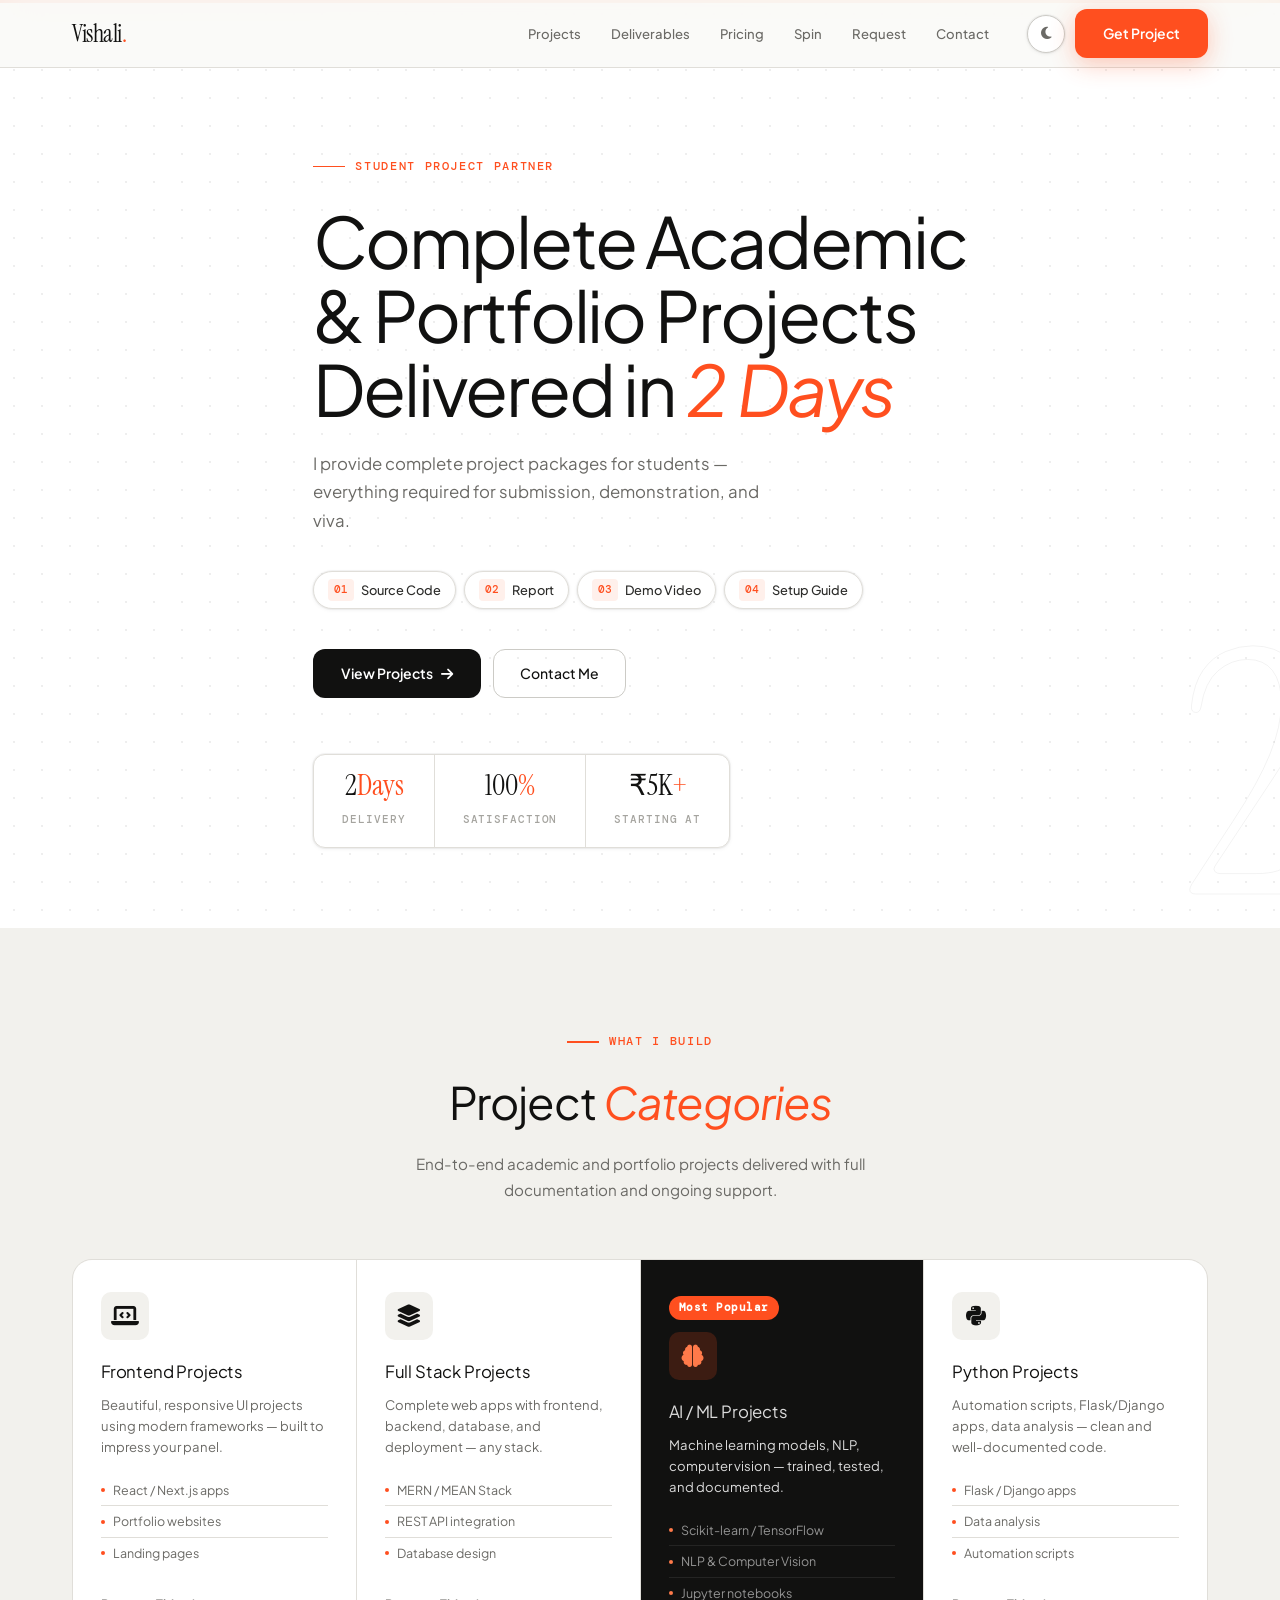
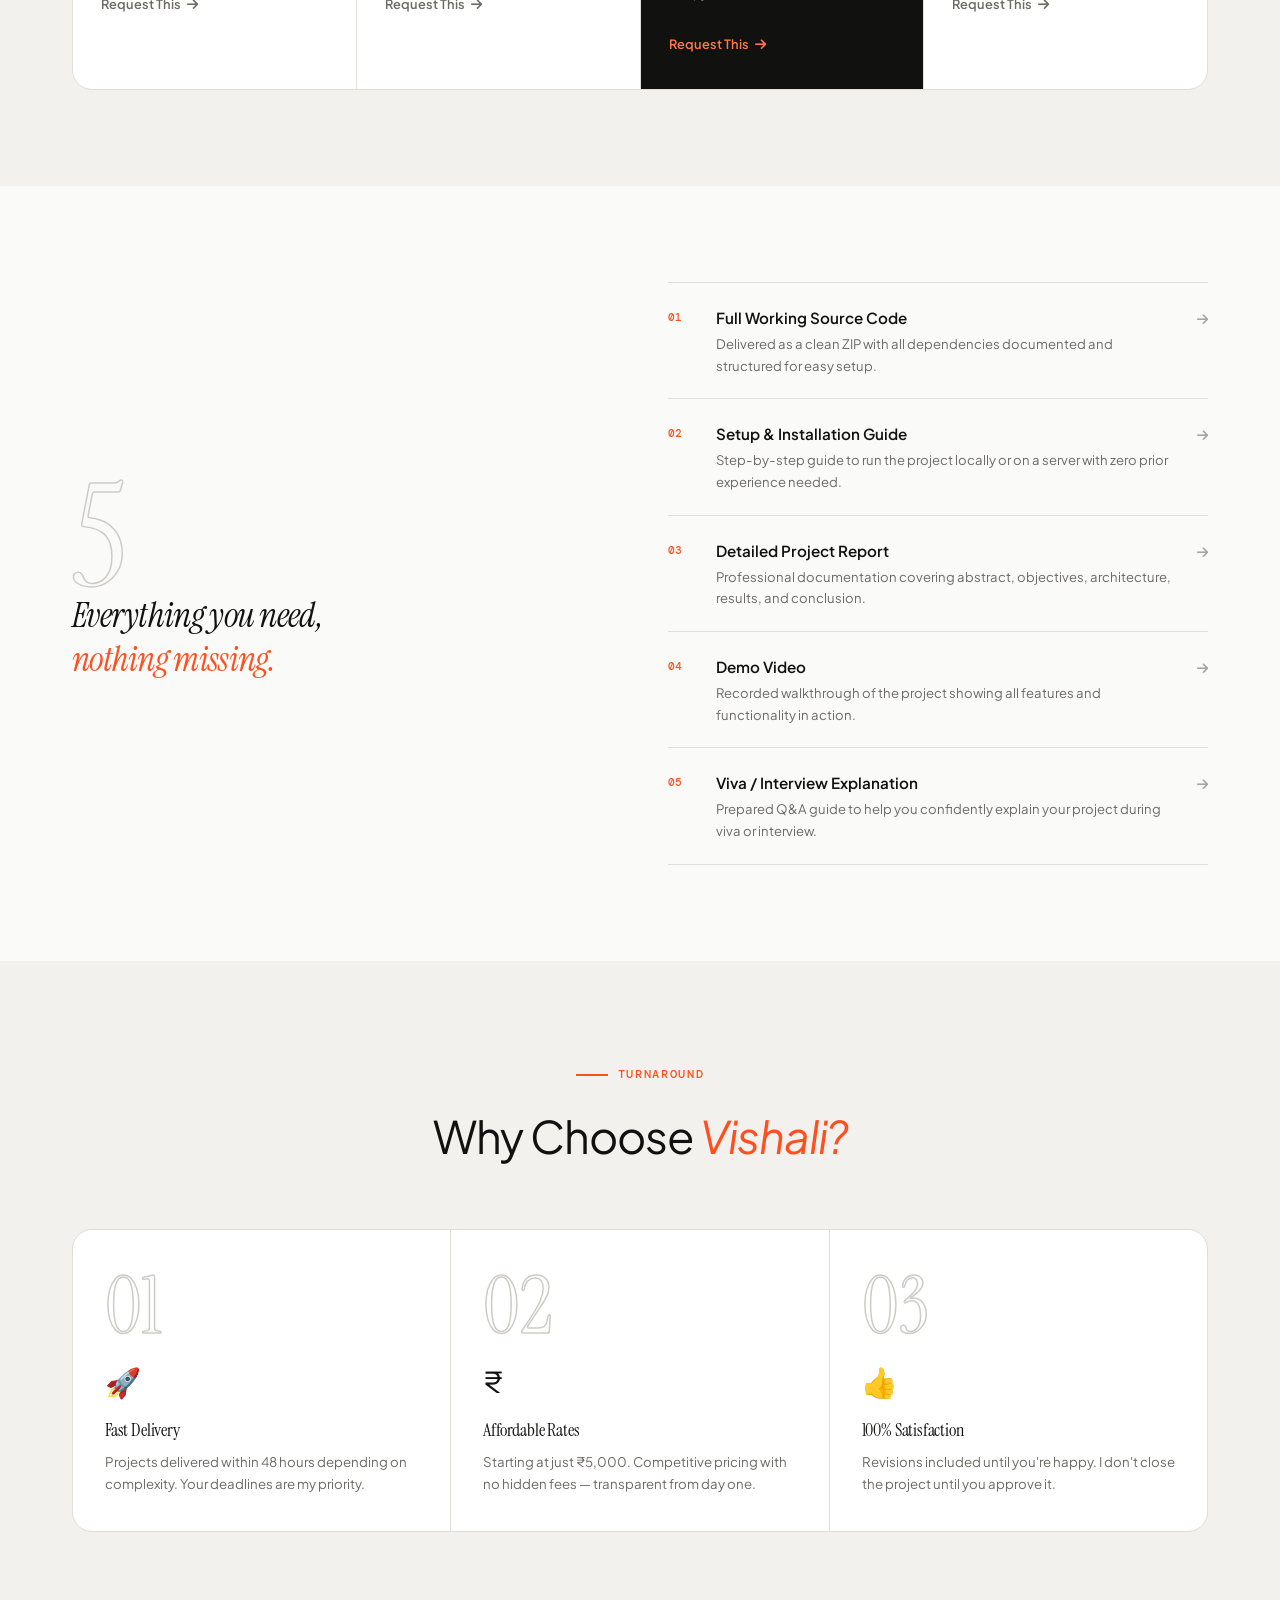
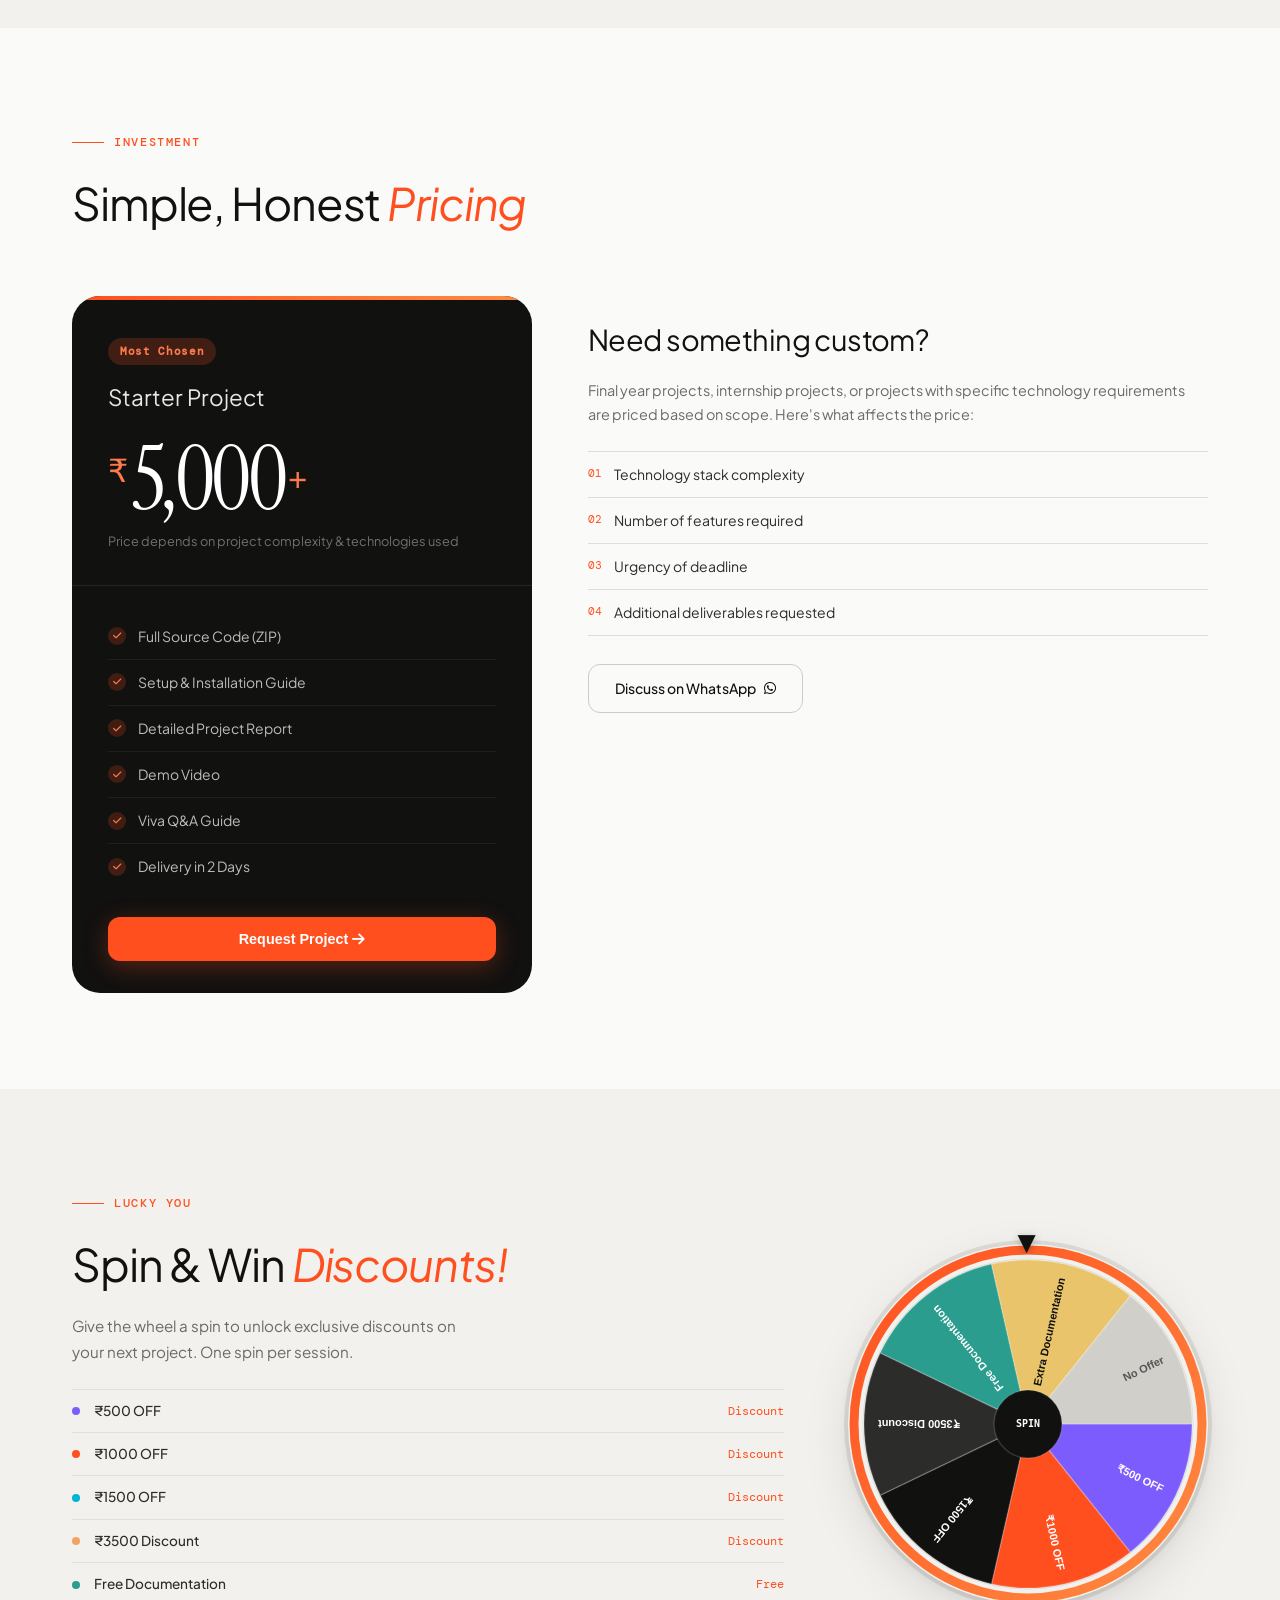
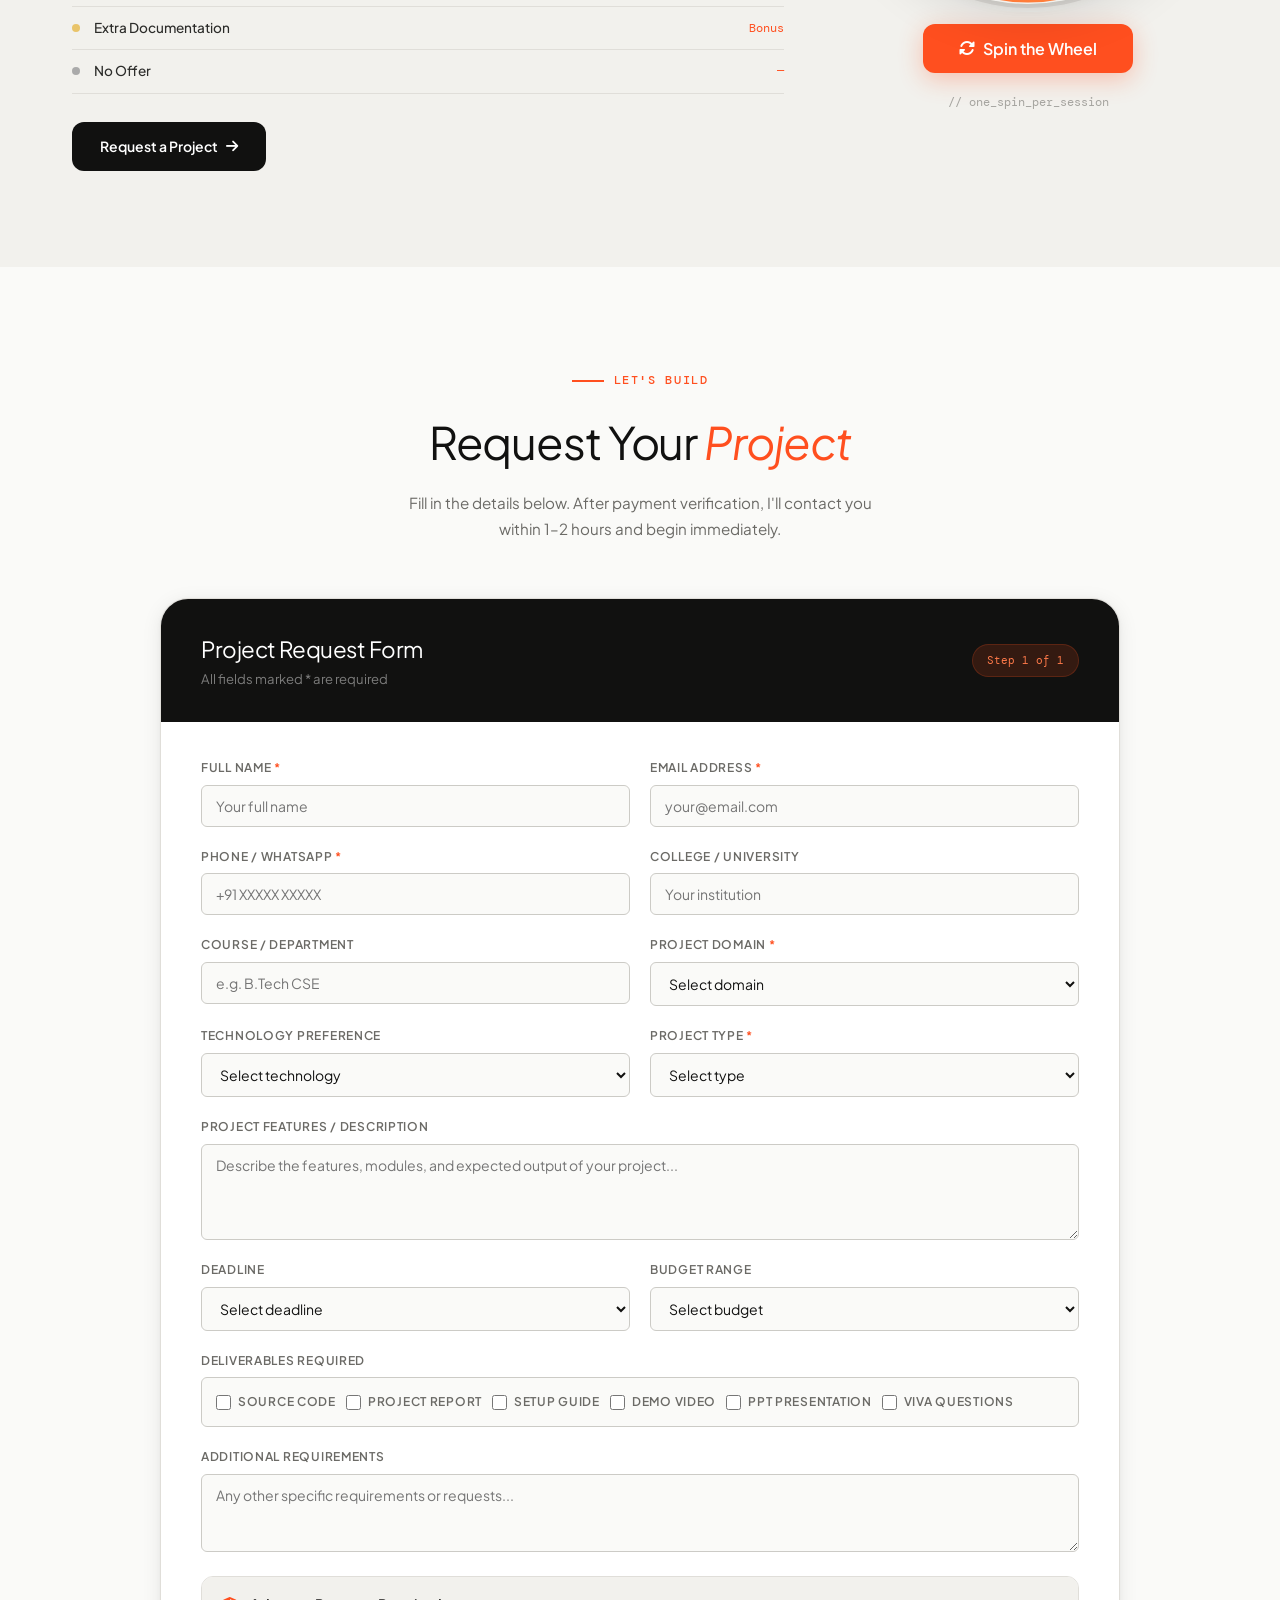
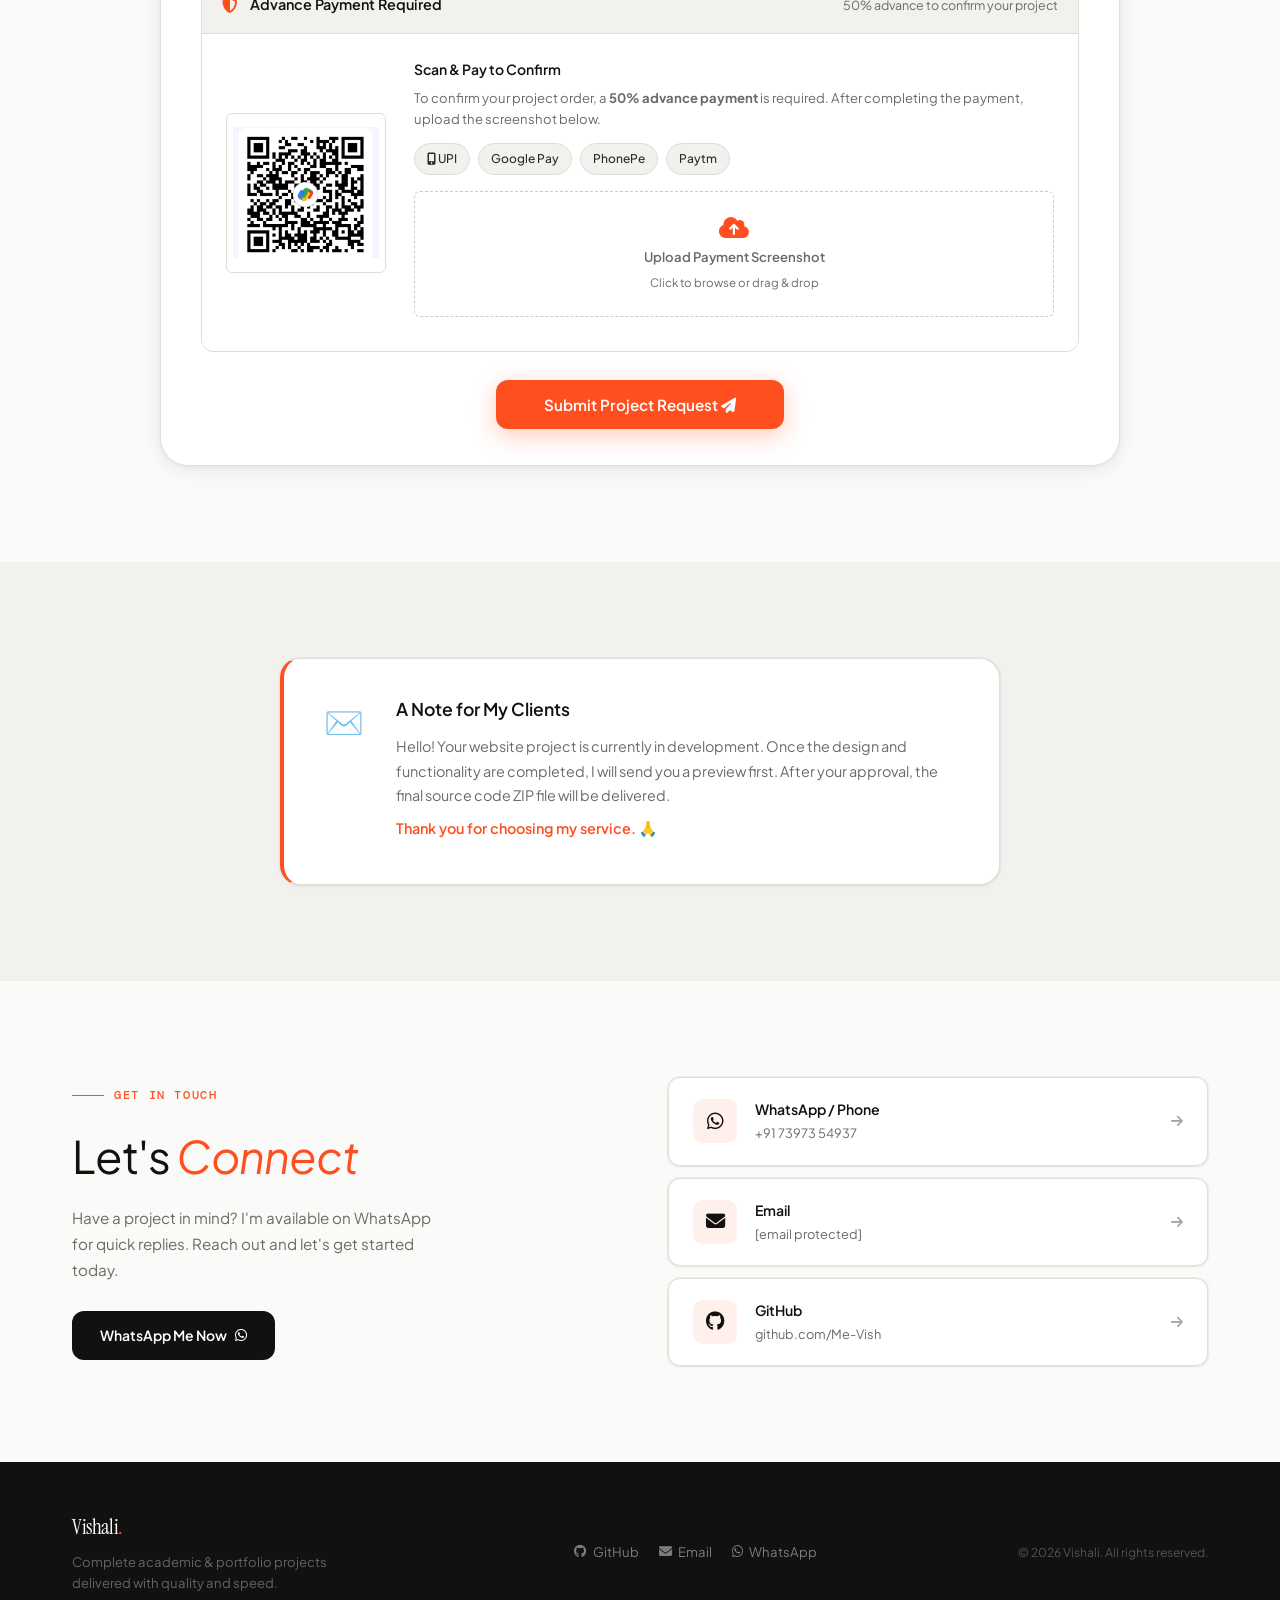
<file: vishali-portfolio/index.html>
<!DOCTYPE html>
<html lang="en" data-theme="light">
<head>
  <meta charset="UTF-8" />
  <meta name="viewport" content="width=device-width, initial-scale=1.0" />
  <title>Vishali — Academic & Portfolio Projects</title>
  <link rel="preconnect" href="https://fonts.googleapis.com" />
  <link rel="preconnect" href="https://fonts.gstatic.com" crossorigin />
  <link href="https://fonts.googleapis.com/css2?family=Instrument+Serif:ital@0;1&family=Plus+Jakarta+Sans:wght@300;400;500;600;700&family=DM+Mono:ital,wght@0,400;0,500;1,400&display=swap" rel="stylesheet" />
  <link rel="stylesheet" href="https://cdnjs.cloudflare.com/ajax/libs/font-awesome/6.5.0/css/all.min.css" />
  <link rel="stylesheet" href="style.css" />
</head>
<body>

<!-- ===== NAVBAR ===== -->
<nav class="navbar" id="navbar">
  <div class="nav-inner">
    <a href="#" class="nav-logo">Vishali<span class="dot">.</span></a>
    <ul class="nav-links" id="navLinks">
      <li><a href="#projects">Projects</a></li>
      <li><a href="#includes">Deliverables</a></li>
      <li><a href="#pricing">Pricing</a></li>
      <li><a href="#spin">Spin</a></li>
      <li><a href="#request">Request</a></li>
      <li><a href="#contact">Contact</a></li>
    </ul>
    <div class="nav-actions">
      <button class="theme-toggle" id="themeToggle" aria-label="Toggle theme">
        <i class="fas fa-moon" id="themeIcon"></i>
      </button>
      <a href="#request" class="btn-accent nav-cta">Get Project</a>
      <button class="hamburger" id="hamburger" aria-label="Menu">
        <span></span><span></span><span></span>
      </button>
    </div>
  </div>
</nav>

<!-- ===== HERO ===== -->
<section class="hero" id="home">
  <div class="hero-accent-bar"></div>
  <div class="hero-texture"></div>
  <div class="hero-big-num">2</div>
  <div class="container hero-content">
    <div class="hero-eyebrow reveal">
      <div class="eyebrow-line"></div>
      <span class="eyebrow-text">Student Project Partner</span>
    </div>
    <h1 class="hero-title reveal">
      Complete Academic<br/>
      &amp; Portfolio Projects<br/>
      Delivered in <em>2 Days</em>
    </h1>
    <p class="hero-subtitle reveal">
      I provide complete project packages for students — everything required for submission, demonstration, and viva.
    </p>
    <div class="hero-chips reveal">
      <div class="chip"><span class="chip-num">01</span> Source Code</div>
      <div class="chip"><span class="chip-num">02</span> Report</div>
      <div class="chip"><span class="chip-num">03</span> Demo Video</div>
      <div class="chip"><span class="chip-num">04</span> Setup Guide</div>
    </div>
    <div class="hero-btns reveal">
      <a href="#projects" class="btn-primary">View Projects <i class="fas fa-arrow-right"></i></a>
      <a href="#contact" class="btn-ghost">Contact Me</a>
    </div>
    <div class="hero-stats reveal">
      <div class="hero-stat">
        <span class="stat-val">2<span>Days</span></span>
        <span class="stat-lbl">Delivery</span>
      </div>
      <div class="hero-stat">
        <span class="stat-val">100<span>%</span></span>
        <span class="stat-lbl">Satisfaction</span>
      </div>
      <div class="hero-stat">
        <span class="stat-val">₹5K<span>+</span></span>
        <span class="stat-lbl">Starting At</span>
      </div>
    </div>
  </div>
</section>

<!-- ===== PROJECT TYPES ===== -->
<section class="section section-alt" id="projects">
  <div class="container">
    <div class="section-header centered reveal">
      <div class="section-eyebrow">
        <div class="eyebrow-line"></div>
        <span class="eyebrow-text">What I Build</span>
      </div>
      <h2 class="section-title">Project <em class="serif-italic">Categories</em></h2>
      <p class="section-desc">End-to-end academic and portfolio projects delivered with full documentation and ongoing support.</p>
    </div>
    <div class="cards-grid reveal">
      <div class="project-card">
        <div class="card-icon"><i class="fas fa-laptop-code"></i></div>
        <h3>Frontend Projects</h3>
        <p>Beautiful, responsive UI projects using modern frameworks — built to impress your panel.</p>
        <ul class="card-list">
          <li>React / Next.js apps</li>
          <li>Portfolio websites</li>
          <li>Landing pages</li>
        </ul>
        <a href="#request" class="card-btn">Request This <i class="fas fa-arrow-right"></i></a>
      </div>
      <div class="project-card">
        <div class="card-icon"><i class="fas fa-layer-group"></i></div>
        <h3>Full Stack Projects</h3>
        <p>Complete web apps with frontend, backend, database, and deployment — any stack.</p>
        <ul class="card-list">
          <li>MERN / MEAN Stack</li>
          <li>REST API integration</li>
          <li>Database design</li>
        </ul>
        <a href="#request" class="card-btn">Request This <i class="fas fa-arrow-right"></i></a>
      </div>
      <div class="project-card featured-card">
        <div class="feat-pill">Most Popular</div>
        <div class="card-icon"><i class="fas fa-brain"></i></div>
        <h3>AI / ML Projects</h3>
        <p>Machine learning models, NLP, computer vision — trained, tested, and documented.</p>
        <ul class="card-list">
          <li>Scikit-learn / TensorFlow</li>
          <li>NLP &amp; Computer Vision</li>
          <li>Jupyter notebooks</li>
        </ul>
        <a href="#request" class="card-btn">Request This <i class="fas fa-arrow-right"></i></a>
      </div>
      <div class="project-card">
        <div class="card-icon"><i class="fab fa-python"></i></div>
        <h3>Python Projects</h3>
        <p>Automation scripts, Flask/Django apps, data analysis — clean and well-documented code.</p>
        <ul class="card-list">
          <li>Flask / Django apps</li>
          <li>Data analysis</li>
          <li>Automation scripts</li>
        </ul>
        <a href="#request" class="card-btn">Request This <i class="fas fa-arrow-right"></i></a>
      </div>
    </div>
  </div>
</section>

<!-- ===== WHAT STUDENTS GET ===== -->
<section class="section" id="includes">
  <div class="container">
    <div class="includes-layout">
      <div class="includes-visual reveal">
        <div class="includes-big-num">5</div>
        <div class="includes-tagline">
          Everything you need,<br/><span>nothing missing.</span>
        </div>
      </div>
      <div class="includes-list">
        <div class="include-item reveal" style="--delay:0.05s">
          <div class="include-num">01</div>
          <div class="include-content">
            <h4>Full Working Source Code</h4>
            <p>Delivered as a clean ZIP with all dependencies documented and structured for easy setup.</p>
          </div>
          <div class="include-arrow"><i class="fas fa-arrow-right"></i></div>
        </div>
        <div class="include-item reveal" style="--delay:0.1s">
          <div class="include-num">02</div>
          <div class="include-content">
            <h4>Setup &amp; Installation Guide</h4>
            <p>Step-by-step guide to run the project locally or on a server with zero prior experience needed.</p>
          </div>
          <div class="include-arrow"><i class="fas fa-arrow-right"></i></div>
        </div>
        <div class="include-item reveal" style="--delay:0.15s">
          <div class="include-num">03</div>
          <div class="include-content">
            <h4>Detailed Project Report</h4>
            <p>Professional documentation covering abstract, objectives, architecture, results, and conclusion.</p>
          </div>
          <div class="include-arrow"><i class="fas fa-arrow-right"></i></div>
        </div>
        <div class="include-item reveal" style="--delay:0.2s">
          <div class="include-num">04</div>
          <div class="include-content">
            <h4>Demo Video</h4>
            <p>Recorded walkthrough of the project showing all features and functionality in action.</p>
          </div>
          <div class="include-arrow"><i class="fas fa-arrow-right"></i></div>
        </div>
        <div class="include-item reveal" style="--delay:0.25s">
          <div class="include-num">05</div>
          <div class="include-content">
            <h4>Viva / Interview Explanation</h4>
            <p>Prepared Q&amp;A guide to help you confidently explain your project during viva or interview.</p>
          </div>
          <div class="include-arrow"><i class="fas fa-arrow-right"></i></div>
        </div>
      </div>
    </div>
  </div>
</section>

<!-- ===== FAST DELIVERY ===== -->
<section class="section section-alt" id="delivery">
  <div class="container">
    <div class="section-header centered reveal">
      <div class="section-eyebrow">
        <div class="eyebrow-line"></div>
        <span class="eyebrow-text">Turnaround</span>
      </div>
      <h2 class="section-title">Why Choose <em class="serif-italic">Vishali?</em></h2>
    </div>
    <div class="delivery-grid">
      <div class="delivery-card reveal" style="--delay:0.05s">
        <div class="dc-num">01</div>
        <div class="dc-icon">🚀</div>
        <h4>Fast Delivery</h4>
        <p>Projects delivered within 48 hours depending on complexity. Your deadlines are my priority.</p>
      </div>
      <div class="delivery-card reveal" style="--delay:0.1s">
        <div class="dc-num">02</div>
        <div class="dc-icon">₹</div>
        <h4>Affordable Rates</h4>
        <p>Starting at just ₹5,000. Competitive pricing with no hidden fees — transparent from day one.</p>
      </div>
      <div class="delivery-card reveal" style="--delay:0.15s">
        <div class="dc-num">03</div>
        <div class="dc-icon">👍</div>
        <h4>100% Satisfaction</h4>
        <p>Revisions included until you're happy. I don't close the project until you approve it.</p>
      </div>
    </div>
  </div>
</section>

<!-- ===== PRICING ===== -->
<section class="section" id="pricing">
  <div class="container">
    <div class="section-header reveal">
      <div class="section-eyebrow">
        <div class="eyebrow-line"></div>
        <span class="eyebrow-text">Investment</span>
      </div>
      <h2 class="section-title">Simple, Honest <em class="serif-italic">Pricing</em></h2>
    </div>
    <div class="pricing-layout">
      <div class="price-card reveal">
        <div class="price-header">
          <div class="price-label">Most Chosen</div>
          <h3>Starter Project</h3>
          <div class="price-display">
            <span class="price-currency">₹</span>
            <span class="price-amount">5,000</span>
            <span class="price-suffix">+</span>
          </div>
          <p class="price-note">Price depends on project complexity &amp; technologies used</p>
        </div>
        <ul class="price-features">
          <li><span class="price-check"><i class="fas fa-check"></i></span> Full Source Code (ZIP)</li>
          <li><span class="price-check"><i class="fas fa-check"></i></span> Setup &amp; Installation Guide</li>
          <li><span class="price-check"><i class="fas fa-check"></i></span> Detailed Project Report</li>
          <li><span class="price-check"><i class="fas fa-check"></i></span> Demo Video</li>
          <li><span class="price-check"><i class="fas fa-check"></i></span> Viva Q&amp;A Guide</li>
          <li><span class="price-check"><i class="fas fa-check"></i></span> Delivery in 2 Days</li>
        </ul>
        <button class="price-cta" onclick="location.href='#request'">Request Project <i class="fas fa-arrow-right"></i></button>
      </div>
      <div class="price-info-panel reveal">
        <h3>Need something custom?</h3>
        <p>Final year projects, internship projects, or projects with specific technology requirements are priced based on scope. Here's what affects the price:</p>
        <ul class="price-info-list">
          <li><span class="pil-num">01</span> Technology stack complexity</li>
          <li><span class="pil-num">02</span> Number of features required</li>
          <li><span class="pil-num">03</span> Urgency of deadline</li>
          <li><span class="pil-num">04</span> Additional deliverables requested</li>
        </ul>
        <a href="https://wa.me/917397354937" target="_blank" class="btn-ghost">Discuss on WhatsApp <i class="fab fa-whatsapp"></i></a>
      </div>
    </div>
  </div>
</section>

<!-- ===== SPIN WHEEL ===== -->
<section class="section section-alt" id="spin">
  <div class="container">
    <div class="spin-layout">
      <div class="spin-text reveal">
        <div class="section-eyebrow">
          <div class="eyebrow-line"></div>
          <span class="eyebrow-text">Lucky You</span>
        </div>
        <h2 class="section-title">Spin &amp; Win <em class="serif-italic">Discounts!</em></h2>
        <p>Give the wheel a spin to unlock exclusive discounts on your next project. One spin per session.</p>
        <div class="prizes-list">
          <div class="prize-row"><div class="prize-dot" style="background:#7c5cfc"></div><span class="prize-name">₹500 OFF</span><span class="prize-val">Discount</span></div>
          <div class="prize-row"><div class="prize-dot" style="background:#FF4F1F"></div><span class="prize-name">₹1000 OFF</span><span class="prize-val">Discount</span></div>
          <div class="prize-row"><div class="prize-dot" style="background:#00b4d8"></div><span class="prize-name">₹1500 OFF</span><span class="prize-val">Discount</span></div>
          <div class="prize-row"><div class="prize-dot" style="background:#f4a261"></div><span class="prize-name">₹3500 Discount</span><span class="prize-val">Discount</span></div>
          <div class="prize-row"><div class="prize-dot" style="background:#2a9d8f"></div><span class="prize-name">Free Documentation</span><span class="prize-val">Free</span></div>
          <div class="prize-row"><div class="prize-dot" style="background:#e9c46a"></div><span class="prize-name">Extra Documentation</span><span class="prize-val">Bonus</span></div>
          <div class="prize-row"><div class="prize-dot" style="background:#aaa"></div><span class="prize-name">No Offer</span><span class="prize-val">—</span></div>
        </div>
        <a href="#request" class="btn-primary">Request a Project <i class="fas fa-arrow-right"></i></a>
      </div>
      <div class="spin-area reveal">
        <div class="wheel-container">
          <div class="wheel-pointer">▼</div>
          <canvas id="wheelCanvas" width="360" height="360"></canvas>
        </div>
        <button class="btn-accent" id="spinBtn" style="padding: 14px 36px; font-size: 1rem;">
          <i class="fas fa-rotate"></i> Spin the Wheel
        </button>
        <p class="spin-note">// one_spin_per_session</p>
      </div>
    </div>
  </div>
  <!-- Popup -->
  <div class="spin-overlay" id="spinOverlay">
    <div class="spin-popup">
      <button class="popup-close" id="popupClose"><i class="fas fa-xmark"></i></button>
      <div class="popup-emoji" id="popupEmoji">🎉</div>
      <h3 id="popupTitle">Congratulations!</h3>
      <div class="popup-result" id="popupResult">₹1000 OFF</div>
      <p id="popupMsg">Use this discount when requesting your project!</p>
      <a href="#request" class="btn-accent" id="popupCta">Claim Now <i class="fas fa-arrow-right"></i></a>
    </div>
  </div>
  <canvas id="confettiCanvas"></canvas>
</section>

<!-- ===== REQUEST FORM ===== -->
<section class="section" id="request">
  <div class="container">
    <div class="section-header centered reveal">
      <div class="section-eyebrow">
        <div class="eyebrow-line"></div>
        <span class="eyebrow-text">Let's Build</span>
      </div>
      <h2 class="section-title">Request Your <em class="serif-italic">Project</em></h2>
      <p class="section-desc">Fill in the details below. After payment verification, I'll contact you within 1–2 hours and begin immediately.</p>
    </div>

    <form class="form-wrapper reveal" id="projectForm" novalidate>
      <div class="form-header">
        <div>
          <h3>Project Request Form</h3>
          <p>All fields marked * are required</p>
        </div>
        <div class="form-step-badge">Step 1 of 1</div>
      </div>
      <div class="form-body">
        <div class="form-grid">
          <div class="form-group">
            <label for="fullName">Full Name <span class="req">*</span></label>
            <input type="text" id="fullName" name="fullName" placeholder="Your full name" required />
          </div>
          <div class="form-group">
            <label for="email">Email Address <span class="req">*</span></label>
            <input type="email" id="email" name="email" placeholder="your@email.com" required />
          </div>
          <div class="form-group">
            <label for="phone">Phone / WhatsApp <span class="req">*</span></label>
            <input type="tel" id="phone" name="phone" placeholder="+91 XXXXX XXXXX" required />
          </div>
          <div class="form-group">
            <label for="college">College / University</label>
            <input type="text" id="college" name="college" placeholder="Your institution" />
          </div>
          <div class="form-group">
            <label for="course">Course / Department</label>
            <input type="text" id="course" name="course" placeholder="e.g. B.Tech CSE" />
          </div>
          <div class="form-group">
            <label for="domain">Project Domain <span class="req">*</span></label>
            <select id="domain" name="domain" required>
              <option value="">Select domain</option>
              <option>AI / Machine Learning</option>
              <option>Python</option>
              <option>Web Development</option>
              <option>Full Stack</option>
              <option>Frontend</option>
              <option>Data Science</option>
              <option>Other</option>
            </select>
          </div>
          <div class="form-group">
            <label for="tech">Technology Preference</label>
            <select id="tech" name="tech">
              <option value="">Select technology</option>
              <option>Python</option>
              <option>MERN Stack</option>
              <option>React</option>
              <option>Java</option>
              <option>Flask / Django</option>
              <option>Node.js</option>
              <option>No preference</option>
            </select>
          </div>
          <div class="form-group">
            <label for="projectType">Project Type <span class="req">*</span></label>
            <select id="projectType" name="projectType" required>
              <option value="">Select type</option>
              <option>Mini Project</option>
              <option>Final Year Project</option>
              <option>Portfolio Project</option>
              <option>Internship Project</option>
            </select>
          </div>
          <div class="form-group full-width">
            <label for="features">Project Features / Description</label>
            <textarea id="features" name="features" rows="4" placeholder="Describe the features, modules, and expected output of your project..."></textarea>
          </div>
          <div class="form-group">
            <label for="deadline">Deadline</label>
            <select id="deadline" name="deadline">
              <option value="">Select deadline</option>
              <option>Within 2 days</option>
              <option>Within 3–5 days</option>
              <option>Within 1 week</option>
            </select>
          </div>
          <div class="form-group">
            <label for="budget">Budget Range</label>
            <select id="budget" name="budget">
              <option value="">Select budget</option>
              <option>₹4000 – ₹5000</option>
              <option>₹4000 – ₹6000</option>
              <option>₹6000 – ₹10000</option>
              <option>₹10000+</option>
            </select>
          </div>
          <!-- SPIN WHEEL DISCOUNT — auto-filled by JS -->
          <div class="form-group full-width" id="discountRow" style="display:none">
            <label>🎰 Spin Wheel Discount Applied</label>
            <div class="discount-banner" id="discountBanner">
              <div class="discount-icon"><i class="fas fa-gift"></i></div>
              <div class="discount-info">
                <span class="discount-label">Your discount:</span>
                <span class="discount-value" id="discountValue">—</span>
              </div>
              <div class="discount-badge" id="discountBadge">Applied ✓</div>
            </div>
            <input type="hidden" id="discountWon" name="discountWon" value="" />
          </div>

          <div class="form-group full-width">
            <label>Deliverables Required</label>
            <div class="checkbox-group">
              <label class="checkbox-label"><input type="checkbox" name="deliverables" value="Source Code" /> Source Code</label>
              <label class="checkbox-label"><input type="checkbox" name="deliverables" value="Project Report" /> Project Report</label>
              <label class="checkbox-label"><input type="checkbox" name="deliverables" value="Setup Guide" /> Setup Guide</label>
              <label class="checkbox-label"><input type="checkbox" name="deliverables" value="Demo Video" /> Demo Video</label>
              <label class="checkbox-label"><input type="checkbox" name="deliverables" value="PPT Presentation" /> PPT Presentation</label>
              <label class="checkbox-label"><input type="checkbox" name="deliverables" value="Viva Questions" /> Viva Questions</label>
            </div>
          </div>
          <div class="form-group full-width">
            <label for="additional">Additional Requirements</label>
            <textarea id="additional" name="additional" rows="3" placeholder="Any other specific requirements or requests..."></textarea>
          </div>
        </div>

        <!-- PAYMENT -->
        <div class="payment-block">
          <div class="payment-block-header">
            <i class="fas fa-shield-halved" style="color:var(--accent)"></i>
            <h4>Advance Payment Required</h4>
            <p>50% advance to confirm your project</p>
          </div>
          <div class="payment-block-body">
            <div>
              <img src="gpay_qr.jpeg" alt="Google Pay QR Code" class="qr-img" />
            </div>
            <div class="payment-info">
              <h5>Scan &amp; Pay to Confirm</h5>
              <p>To confirm your project order, a <strong>50% advance payment</strong> is required. After completing the payment, upload the screenshot below.</p>
              <div class="pay-methods">
                <span class="pay-method"><i class="fas fa-mobile-screen-button"></i> UPI</span>
                <span class="pay-method">Google Pay</span>
                <span class="pay-method">PhonePe</span>
                <span class="pay-method">Paytm</span>
              </div>
              <label for="paymentScreenshot" class="upload-label">
                <div class="upload-area" id="uploadArea">
                  <i class="fas fa-cloud-arrow-up"></i>
                  <span>Upload Payment Screenshot</span>
                  <small>Click to browse or drag &amp; drop</small>
                </div>
                <input type="file" id="paymentScreenshot" name="paymentScreenshot" accept="image/*" style="display:none" />
              </label>
              <div class="upload-preview" id="uploadPreview"></div>
            </div>
          </div>
        </div>

        <div class="form-submit">
          <button type="submit" class="btn-accent submit-btn" id="submitBtn">
            <span id="submitText">Submit Project Request <i class="fas fa-paper-plane"></i></span>
            <span id="submitLoading" style="display:none"><i class="fas fa-spinner fa-spin"></i> Submitting...</span>
          </button>
        </div>
      </div>
    </form>

    <!-- Success -->
    <div class="success-msg" id="successMsg" style="display:none">
      <div class="success-inner">
        <div class="success-icon">✅</div>
        <h3>Request Submitted!</h3>
        <p>Thank you for submitting your project request. Once the payment is verified, we will contact you within <strong>1–2 hours</strong> and start your project immediately.</p>
        <a href="#home" class="btn-ghost">Back to Top</a>
      </div>
    </div>
  </div>
</section>

<!-- ===== CLIENT MESSAGE ===== -->
<section class="section section-alt">
  <div class="container">
    <div class="client-msg reveal">
      <div class="msg-icon">✉️</div>
      <div class="msg-content">
        <h3>A Note for My Clients</h3>
        <p>Hello! Your website project is currently in development. Once the design and functionality are completed, I will send you a preview first. After your approval, the final source code ZIP file will be delivered.</p>
        <p class="msg-sign">Thank you for choosing my service. 🙏</p>
      </div>
    </div>
  </div>
</section>

<!-- ===== CONTACT ===== -->
<section class="section" id="contact">
  <div class="container">
    <div class="contact-layout">
      <div class="contact-text reveal">
        <div class="section-eyebrow">
          <div class="eyebrow-line"></div>
          <span class="eyebrow-text">Get In Touch</span>
        </div>
        <h2 class="section-title">Let's <em class="serif-italic">Connect</em></h2>
        <p>Have a project in mind? I'm available on WhatsApp for quick replies. Reach out and let's get started today.</p>
        <a href="https://wa.me/917397354937" target="_blank" class="btn-primary">WhatsApp Me Now <i class="fab fa-whatsapp"></i></a>
      </div>
      <div class="contact-cards reveal" style="--delay:0.1s">
        <a href="https://wa.me/917397354937" target="_blank" class="contact-card">
          <div class="cc-icon"><i class="fab fa-whatsapp"></i></div>
          <div class="cc-content">
            <h4>WhatsApp / Phone</h4>
            <p>+91 73973 54937</p>
          </div>
          <div class="cc-arrow"><i class="fas fa-arrow-right"></i></div>
        </a>
        <a href="/cdn-cgi/l/email-protection#0d7b647e656c61647b6c7e787f6c604d6a606c6461236e6260" class="contact-card">
          <div class="cc-icon"><i class="fas fa-envelope"></i></div>
          <div class="cc-content">
            <h4>Email</h4>
            <p><span class="__cf_email__" data-cfemail="c0b6a9b3a8a1aca9b6a1b3b5b2a1ad80a7ada1a9aceea3afad">[email&#160;protected]</span></p>
          </div>
          <div class="cc-arrow"><i class="fas fa-arrow-right"></i></div>
        </a>
        <a href="https://github.com/Me-Vish" target="_blank" class="contact-card">
          <div class="cc-icon"><i class="fab fa-github"></i></div>
          <div class="cc-content">
            <h4>GitHub</h4>
            <p>github.com/Me-Vish</p>
          </div>
          <div class="cc-arrow"><i class="fas fa-arrow-right"></i></div>
        </a>
      </div>
    </div>
  </div>
</section>

<!-- ===== FOOTER ===== -->
<footer class="footer">
  <div class="container footer-inner">
    <div class="footer-brand">
      <div class="footer-logo">Vishali<span class="dot">.</span></div>
      <p>Complete academic &amp; portfolio projects delivered with quality and speed.</p>
    </div>
    <div class="footer-links">
      <a href="https://github.com/Me-Vish" target="_blank"><i class="fab fa-github"></i> GitHub</a>
      <a href="/cdn-cgi/l/email-protection#06706f756e676a6f7067757374676b46616b676f6a2865696b"><i class="fas fa-envelope"></i> Email</a>
      <a href="https://wa.me/917397354937" target="_blank"><i class="fab fa-whatsapp"></i> WhatsApp</a>
    </div>
    <div class="footer-copy">© 2026 Vishali. All rights reserved.</div>
  </div>
</footer>

<script src="script.js"></script>
</body>
</html>
</file>
<file: vishali-portfolio/style.css>
/* =====================================================
   VISHALI — style.css
   Theme: WHITE SWISS-EDITORIAL × PRECISION TECH
   Palette: Pure white · Ink black · Electric coral
   Fonts: Instrument Serif + Plus Jakarta Sans + DM Mono
   ===================================================== */

:root {
  --font-display: 'Instrument Serif', Georgia, serif;
  --font-body: 'Plus Jakarta Sans', sans-serif;
  --font-mono: 'DM Mono', monospace;

  --bg:        #FAFAF8;
  --bg2:       #F2F1ED;
  --bg3:       #E8E7E2;
  --white:     #FFFFFF;
  --ink:       #111110;
  --ink2:      #2C2C2A;
  --muted:     #6B6A66;
  --dim:       #A5A49F;
  --line:      #E0DED9;
  --line2:     #CCCBC6;

  --accent:    #FF4F1F;
  --accent2:   #FF7A4A;
  --accentbg:  #FFF0EB;
  --fire-grad: linear-gradient(135deg, #FF4F1F 0%, #FF8C42 100%);

  --shadow-sm: 0 1px 4px rgba(0,0,0,0.06), 0 0 0 1px rgba(0,0,0,0.04);
  --shadow-md: 0 4px 20px rgba(0,0,0,0.08), 0 1px 4px rgba(0,0,0,0.04);
  --shadow-lg: 0 16px 48px rgba(0,0,0,0.1), 0 4px 12px rgba(0,0,0,0.06);
  --shadow-accent: 0 6px 24px rgba(255,79,31,0.3);

  --radius-sm: 6px;
  --radius:    12px;
  --radius-lg: 20px;
  --radius-xl: 28px;
  --nav-h: 68px;
  --max-w: 1200px;
}

*, *::before, *::after { box-sizing: border-box; margin: 0; padding: 0; }
html { scroll-behavior: smooth; font-size: 16px; }
body {
  font-family: var(--font-body);
  background: var(--bg);
  color: var(--ink);
  line-height: 1.65;
  overflow-x: hidden;
  -webkit-font-smoothing: antialiased;
}
img { max-width: 100%; display: block; }
a { text-decoration: none; color: inherit; }
ul { list-style: none; }

/* ---- LAYOUT ---- */
.container { max-width: var(--max-w); margin: 0 auto; padding: 0 32px; }
.section { padding: 96px 0; }
.section-alt { background: var(--bg2); }

/* ---- BUTTONS ---- */
.btn-primary {
  display: inline-flex; align-items: center; gap: 8px;
  padding: 13px 28px;
  background: var(--ink); color: var(--white);
  font-family: var(--font-body); font-weight: 600; font-size: 0.875rem;
  border-radius: var(--radius); border: none; cursor: pointer;
  transition: background 0.2s, transform 0.2s, box-shadow 0.2s;
}
.btn-primary:hover { background: var(--accent); transform: translateY(-2px); box-shadow: var(--shadow-accent); }

.btn-accent {
  display: inline-flex; align-items: center; gap: 8px;
  padding: 13px 28px;
  background: var(--accent); color: var(--white);
  font-family: var(--font-body); font-weight: 600; font-size: 0.875rem;
  border-radius: var(--radius); border: none; cursor: pointer;
  box-shadow: var(--shadow-accent);
  transition: opacity 0.2s, transform 0.2s;
}
.btn-accent:hover { opacity: 0.88; transform: translateY(-2px); }

.btn-ghost {
  display: inline-flex; align-items: center; gap: 8px;
  padding: 12px 26px;
  background: transparent; color: var(--ink);
  font-family: var(--font-body); font-weight: 500; font-size: 0.875rem;
  border-radius: var(--radius); border: 1.5px solid var(--line2); cursor: pointer;
  transition: all 0.2s;
}
.btn-ghost:hover { border-color: var(--ink); background: var(--ink); color: var(--white); }

/* ---- NAVBAR ---- */
.navbar {
  position: fixed; top: 0; left: 0; right: 0; z-index: 1000;
  height: var(--nav-h);
  background: rgba(250,250,248,0.9);
  backdrop-filter: blur(20px);
  border-bottom: 1px solid var(--line);
  transition: background 0.3s;
}
.nav-inner {
  max-width: var(--max-w); margin: 0 auto; padding: 0 32px;
  height: 100%; display: flex; align-items: center; gap: 0;
}
.nav-logo {
  font-family: var(--font-display); font-size: 1.5rem; color: var(--ink);
  letter-spacing: -0.02em; margin-right: auto;
}
.nav-logo .dot { color: var(--accent); }
.nav-links { display: flex; gap: 2px; margin-right: 24px; }
.nav-links a {
  padding: 6px 14px; font-size: 0.82rem; font-weight: 500;
  color: var(--muted); border-radius: 100px;
  transition: color 0.2s, background 0.2s;
}
.nav-links a:hover { color: var(--ink); background: var(--bg3); }
.nav-actions { display: flex; align-items: center; gap: 10px; }
.theme-toggle {
  width: 38px; height: 38px;
  border: 1px solid var(--line2); background: var(--white); border-radius: 50%;
  display: flex; align-items: center; justify-content: center;
  cursor: pointer; color: var(--muted); font-size: 0.88rem;
  box-shadow: var(--shadow-sm); transition: all 0.2s;
}
.theme-toggle:hover { background: var(--bg3); color: var(--ink); }
.hamburger { display: none; flex-direction: column; gap: 5px; background: none; border: none; cursor: pointer; padding: 4px; }
.hamburger span { display: block; width: 22px; height: 1.5px; background: var(--ink); border-radius: 2px; transition: all 0.3s; }
.hamburger.active span:nth-child(1) { transform: translateY(6.5px) rotate(45deg); }
.hamburger.active span:nth-child(2) { opacity: 0; }
.hamburger.active span:nth-child(3) { transform: translateY(-6.5px) rotate(-45deg); }

/* ---- HERO ---- */
.hero {
  min-height: 100vh; display: flex; align-items: center;
  position: relative; overflow: hidden; padding-top: var(--nav-h);
  background: var(--white);
}
.hero-texture {
  position: absolute; inset: 0;
  background-image: radial-gradient(circle, rgba(17,17,16,0.07) 1px, transparent 1px);
  background-size: 28px 28px; pointer-events: none;
}
.hero-accent-bar { position: absolute; top: 0; left: 0; right: 0; height: 3px; background: var(--fire-grad); }
.hero-big-num {
  position: absolute; right: -40px; bottom: -20px;
  font-family: var(--font-display); font-size: 340px; font-weight: 400;
  color: transparent; -webkit-text-stroke: 1px rgba(17,17,16,0.05);
  line-height: 1; pointer-events: none; user-select: none;
}
.hero-content { position: relative; z-index: 2; padding: 80px 0; max-width: 800px; }
.hero-eyebrow { display: inline-flex; align-items: center; gap: 10px; margin-bottom: 28px; }
.eyebrow-line { width: 32px; height: 1.5px; background: var(--accent); }
.eyebrow-text {
  font-family: var(--font-mono); font-size: 0.73rem; font-weight: 500;
  color: var(--accent); letter-spacing: 0.14em; text-transform: uppercase;
}
.hero-title {
  font-size: clamp(3rem, 5.5vw, 5.2rem); font-weight: 400;
  line-height: 1.05; letter-spacing: -0.03em; margin-bottom: 24px; color: var(--ink);
}
.hero-title em { font-style: italic; color: var(--accent); }
.hero-subtitle { font-size: 1.05rem; color: var(--muted); max-width: 480px; margin-bottom: 36px; line-height: 1.7; }
.hero-chips { display: flex; flex-wrap: wrap; gap: 8px; margin-bottom: 40px; }
.chip {
  display: flex; align-items: center; gap: 7px;
  padding: 7px 14px;
  background: var(--white); border: 1px solid var(--line);
  border-radius: 100px; font-size: 0.8rem; font-weight: 500; color: var(--ink2);
  box-shadow: var(--shadow-sm); transition: all 0.2s;
}
.chip:hover { border-color: var(--accent); color: var(--accent); }
.chip-num {
  font-family: var(--font-mono); font-size: 0.68rem; color: var(--accent);
  background: var(--accentbg); padding: 2px 6px; border-radius: 4px;
}
.hero-btns { display: flex; gap: 12px; flex-wrap: wrap; margin-bottom: 56px; }
.hero-stats {
  display: flex; gap: 0;
  border: 1px solid var(--line); border-radius: var(--radius); overflow: hidden;
  width: fit-content; background: var(--white); box-shadow: var(--shadow-sm);
}
.hero-stat { padding: 16px 28px; border-right: 1px solid var(--line); text-align: center; }
.hero-stat:last-child { border-right: none; }
.stat-val { display: block; font-family: var(--font-display); font-size: 1.8rem; line-height: 1; margin-bottom: 4px; color: var(--ink); }
.stat-val span { color: var(--accent); }
.stat-lbl { font-size: 0.7rem; color: var(--dim); font-weight: 500; text-transform: uppercase; letter-spacing: 0.08em; font-family: var(--font-mono); }

/* ---- SECTION HEADER ---- */
.section-header { margin-bottom: 56px; }
.section-header.centered { text-align: center; }
.section-eyebrow { display: inline-flex; align-items: center; gap: 10px; margin-bottom: 14px; }
.section-title { font-size: clamp(2rem, 3.5vw, 3rem); font-weight: 400; letter-spacing: -0.025em; margin-bottom: 12px; }
.section-desc { color: var(--muted); font-size: 0.95rem; max-width: 480px; line-height: 1.7; }
.section-header.centered .section-desc { margin: 0 auto; }
.accent-text { color: var(--accent); }
.serif-italic { font-style: italic; color: var(--accent); }

/* ---- PROJECT CARDS ---- */
.cards-grid {
  display: grid; grid-template-columns: repeat(4, 1fr);
  gap: 1px; background: var(--line);
  border: 1px solid var(--line); border-radius: var(--radius-lg); overflow: hidden;
}
.project-card {
  background: var(--white); padding: 32px 28px;
  position: relative; transition: background 0.25s; cursor: pointer;
}
.project-card::after {
  content: ''; position: absolute; bottom: 0; left: 0; right: 0;
  height: 3px; background: var(--fire-grad);
  transform: scaleX(0); transition: transform 0.3s; transform-origin: left;
}
.project-card:hover { background: var(--accentbg); }
.project-card:hover::after { transform: scaleX(1); }
.project-card:hover .card-icon { background: var(--accent); color: var(--white); }
.project-card.featured-card { background: var(--ink); }
.project-card.featured-card h3, .project-card.featured-card p { color: rgba(255,255,255,0.85); }
.project-card.featured-card .card-icon { background: rgba(255,79,31,0.18); color: var(--accent2); }
.project-card.featured-card .card-btn { color: var(--accent2); }
.project-card.featured-card .card-list li { color: rgba(255,255,255,0.55); border-bottom-color: rgba(255,255,255,0.08); }
.project-card.featured-card .card-list li::before { background: var(--accent2); }
.project-card.featured-card:hover { background: #1a1a18; }
.feat-pill {
  display: inline-block; padding: 3px 10px;
  background: var(--accent); color: var(--white);
  font-size: 0.68rem; font-weight: 700; border-radius: 100px;
  letter-spacing: 0.05em; margin-bottom: 12px; font-family: var(--font-mono);
}
.card-icon {
  width: 48px; height: 48px; background: var(--bg2);
  border-radius: 10px; display: flex; align-items: center; justify-content: center;
  font-size: 1.4rem; margin-bottom: 18px; transition: all 0.25s;
}
.project-card h3 { font-size: 1.05rem; font-weight: 400; margin-bottom: 8px; letter-spacing: -0.01em; }
.project-card p { font-size: 0.82rem; color: var(--muted); margin-bottom: 18px; line-height: 1.6; }
.card-list { margin-bottom: 22px; }
.card-list li {
  font-size: 0.78rem; color: var(--muted); padding: 5px 0;
  display: flex; align-items: center; gap: 8px;
  border-bottom: 1px solid var(--line);
}
.card-list li:last-child { border-bottom: none; }
.card-list li::before { content: ''; width: 4px; height: 4px; background: var(--accent); border-radius: 50%; flex-shrink: 0; }
.card-btn { display: inline-flex; align-items: center; gap: 6px; font-size: 0.8rem; font-weight: 600; color: var(--muted); transition: all 0.2s; }
.project-card:hover .card-btn { color: var(--accent); gap: 10px; }

/* ---- INCLUDES ---- */
.includes-layout { display: grid; grid-template-columns: 1fr 1fr; gap: 56px; align-items: center; }
.includes-big-num {
  font-family: var(--font-display); font-size: 9rem; font-weight: 400; line-height: 1;
  color: transparent; -webkit-text-stroke: 1.5px var(--line2); user-select: none; margin-bottom: -16px;
}
.includes-tagline { font-family: var(--font-display); font-size: 2.2rem; font-style: italic; color: var(--ink); letter-spacing: -0.02em; line-height: 1.25; }
.includes-tagline span { color: var(--accent); }
.includes-list { display: flex; flex-direction: column; gap: 0; }
.include-item {
  display: flex; align-items: flex-start; gap: 20px;
  padding: 22px 0; border-bottom: 1px solid var(--line);
  transition: padding-left 0.2s; cursor: pointer;
}
.include-item:first-child { border-top: 1px solid var(--line); }
.include-item:hover { padding-left: 8px; }
.include-num { font-family: var(--font-mono); font-size: 0.7rem; color: var(--accent); font-weight: 500; margin-top: 3px; flex-shrink: 0; min-width: 28px; }
.include-content { flex: 1; }
.include-content h4 { font-size: 0.95rem; font-weight: 600; margin-bottom: 3px; font-family: var(--font-body); color: var(--ink); }
.include-content p { font-size: 0.82rem; color: var(--muted); }
.include-arrow { color: var(--dim); font-size: 0.8rem; margin-top: 4px; }

/* ---- DELIVERY ---- */
.delivery-grid {
  display: grid; grid-template-columns: 1fr 1fr 1fr;
  gap: 1px; background: var(--line);
  border: 1px solid var(--line); border-radius: var(--radius-lg); overflow: hidden;
}
.delivery-card { background: var(--white); padding: 36px 32px; transition: background 0.2s; cursor: pointer; }
.delivery-card:hover { background: var(--bg2); }
.dc-num {
  font-family: var(--font-display); font-size: 5rem; font-weight: 400; line-height: 1;
  color: transparent; -webkit-text-stroke: 1.5px var(--line2);
  margin-bottom: 12px; transition: -webkit-text-stroke-color 0.2s, opacity 0.2s;
}
.delivery-card:hover .dc-num { -webkit-text-stroke-color: var(--accent); opacity: 0.35; }
.dc-icon { font-size: 1.8rem; margin-bottom: 10px; }
.delivery-card h4 { font-family: var(--font-display); font-size: 1.15rem; font-weight: 400; margin-bottom: 6px; letter-spacing: -0.01em; }
.delivery-card p { font-size: 0.83rem; color: var(--muted); }

/* ---- PRICING ---- */
.pricing-layout { display: grid; grid-template-columns: 460px 1fr; gap: 56px; align-items: start; }
.price-card { background: var(--ink); border-radius: var(--radius-xl); overflow: hidden; position: relative; }
.price-card::before { content: ''; position: absolute; top: 0; left: 0; right: 0; height: 4px; background: var(--fire-grad); }
.price-header { padding: 40px 36px 32px; border-bottom: 1px solid rgba(255,255,255,0.08); }
.price-label {
  display: inline-block; padding: 4px 12px;
  background: rgba(255,79,31,0.2); color: var(--accent2);
  border-radius: 100px; font-size: 0.7rem; font-weight: 600;
  font-family: var(--font-mono); letter-spacing: 0.06em; margin-bottom: 14px;
}
.price-header h3 { font-size: 1.4rem; font-weight: 400; color: rgba(255,255,255,0.9); margin-bottom: 20px; }
.price-display { display: flex; align-items: flex-start; gap: 4px; margin-bottom: 8px; }
.price-currency { font-family: var(--font-display); font-size: 2rem; color: var(--accent2); margin-top: 10px; }
.price-amount { font-family: var(--font-display); font-size: 5.5rem; font-weight: 400; color: var(--white); line-height: 1; letter-spacing: -0.04em; }
.price-suffix { font-size: 2rem; color: var(--accent2); margin-top: 14px; }
.price-note { font-size: 0.8rem; color: rgba(255,255,255,0.4); }
.price-features { padding: 28px 36px; }
.price-features li { display: flex; align-items: center; gap: 12px; padding: 11px 0; font-size: 0.875rem; color: rgba(255,255,255,0.72); border-bottom: 1px solid rgba(255,255,255,0.06); }
.price-features li:last-child { border: none; }
.price-check { width: 18px; height: 18px; background: rgba(255,79,31,0.2); border-radius: 50%; display: flex; align-items: center; justify-content: center; font-size: 0.6rem; color: var(--accent2); flex-shrink: 0; }
.price-cta {
  margin: 0 36px 32px; display: block; padding: 14px;
  background: var(--accent); color: var(--white);
  text-align: center; font-weight: 600; font-size: 0.9rem;
  border-radius: var(--radius); cursor: pointer; border: none;
  width: calc(100% - 72px); transition: opacity 0.2s, transform 0.2s;
  box-shadow: var(--shadow-accent);
}
.price-cta:hover { opacity: 0.88; transform: translateY(-1px); }
.price-info-panel { padding: 20px 0; }
.price-info-panel h3 { font-size: 1.8rem; font-weight: 400; margin-bottom: 14px; letter-spacing: -0.02em; }
.price-info-panel > p { color: var(--muted); font-size: 0.9rem; margin-bottom: 24px; line-height: 1.7; }
.price-info-list { margin-bottom: 28px; }
.price-info-list li { display: flex; gap: 12px; padding: 11px 0; border-bottom: 1px solid var(--line); font-size: 0.875rem; color: var(--ink2); }
.price-info-list li:first-child { border-top: 1px solid var(--line); }
.pil-num { font-family: var(--font-mono); font-size: 0.68rem; color: var(--accent); margin-top: 2px; flex-shrink: 0; }

/* ---- SPIN ---- */
.spin-layout { display: grid; grid-template-columns: 1fr auto; gap: 64px; align-items: center; }
.spin-text p { color: var(--muted); font-size: 0.95rem; margin-bottom: 24px; max-width: 400px; line-height: 1.7; }
.prizes-list { display: flex; flex-direction: column; gap: 0; margin-bottom: 28px; }
.prize-row { display: flex; align-items: center; gap: 14px; padding: 10px 0; border-bottom: 1px solid var(--line); font-size: 0.85rem; }
.prize-row:first-child { border-top: 1px solid var(--line); }
.prize-dot { width: 8px; height: 8px; border-radius: 50%; flex-shrink: 0; }
.prize-name { color: var(--ink2); font-weight: 500; }
.prize-val { margin-left: auto; font-family: var(--font-mono); font-size: 0.78rem; color: var(--accent); }
.spin-area { display: flex; flex-direction: column; align-items: center; gap: 20px; }
.wheel-container { position: relative; }
.wheel-pointer { position: absolute; top: -20px; left: 50%; transform: translateX(-50%); font-size: 1.5rem; z-index: 10; filter: drop-shadow(0 2px 4px rgba(0,0,0,0.25)); }
#wheelCanvas { display: block; border-radius: 50%; box-shadow: var(--shadow-lg), 0 0 0 4px var(--line), 0 0 0 8px var(--bg2); }
.spin-note { font-size: 0.73rem; color: var(--dim); font-family: var(--font-mono); text-align: center; }

/* Spin overlay */
.spin-overlay { position: fixed; inset: 0; background: rgba(17,17,16,0.5); backdrop-filter: blur(12px); z-index: 2000; display: flex; align-items: center; justify-content: center; opacity: 0; pointer-events: none; transition: opacity 0.3s; }
.spin-overlay.active { opacity: 1; pointer-events: all; }
.spin-popup { background: var(--white); border-radius: var(--radius-xl); padding: 48px 44px; max-width: 400px; width: 90%; text-align: center; position: relative; transform: scale(0.92); transition: transform 0.3s; box-shadow: var(--shadow-lg); border-top: 4px solid var(--accent); }
.spin-overlay.active .spin-popup { transform: scale(1); }
.popup-close { position: absolute; top: 16px; right: 16px; width: 32px; height: 32px; background: var(--bg2); border: 1px solid var(--line); border-radius: 50%; cursor: pointer; color: var(--muted); font-size: 0.9rem; display: flex; align-items: center; justify-content: center; }
.popup-close:hover { background: var(--bg3); }
.popup-emoji { font-size: 2.5rem; margin-bottom: 14px; }
.spin-popup h3 { font-size: 1.6rem; font-weight: 400; margin-bottom: 16px; letter-spacing: -0.02em; }
.popup-result { display: inline-block; padding: 10px 28px; background: var(--ink); color: var(--white); font-family: var(--font-display); font-size: 1.6rem; font-weight: 400; border-radius: var(--radius); margin-bottom: 14px; }
.spin-popup p { color: var(--muted); font-size: 0.88rem; margin-bottom: 24px; }
#confettiCanvas { position: fixed; inset: 0; pointer-events: none; z-index: 1999; }

/* ---- FORM ---- */
.form-wrapper { background: var(--white); border: 1px solid var(--line); border-radius: var(--radius-xl); overflow: hidden; box-shadow: var(--shadow-md); max-width: 960px; margin: 0 auto; }
.form-header { background: var(--ink); padding: 32px 40px; display: flex; align-items: center; justify-content: space-between; }
.form-header h3 { color: var(--white); font-size: 1.4rem; font-weight: 400; letter-spacing: -0.02em; }
.form-header p { color: rgba(255,255,255,0.45); font-size: 0.82rem; }
.form-step-badge { font-family: var(--font-mono); font-size: 0.7rem; color: var(--accent2); background: rgba(255,79,31,0.15); padding: 6px 14px; border-radius: 100px; border: 1px solid rgba(255,79,31,0.2); }
.form-body { padding: 36px 40px; }
.form-grid { display: grid; grid-template-columns: 1fr 1fr; gap: 20px; margin-bottom: 24px; }
.form-group { display: flex; flex-direction: column; gap: 7px; }
.form-group.full-width { grid-column: 1 / -1; }
.form-group label { font-size: 0.75rem; font-weight: 600; color: var(--muted); letter-spacing: 0.06em; text-transform: uppercase; }
.req { color: var(--accent); }
.form-group input, .form-group select, .form-group textarea {
  background: var(--bg); border: 1px solid var(--line2); border-radius: var(--radius-sm);
  padding: 11px 14px; color: var(--ink); font-family: var(--font-body); font-size: 0.875rem;
  outline: none; transition: border-color 0.2s, box-shadow 0.2s, background 0.2s;
}
.form-group input:focus, .form-group select:focus, .form-group textarea:focus { border-color: var(--ink); box-shadow: 0 0 0 3px rgba(17,17,16,0.07); background: var(--white); }
.form-group textarea { resize: vertical; }
.form-group select { cursor: pointer; }
.checkbox-group { display: flex; flex-wrap: wrap; gap: 10px; padding: 14px; background: var(--bg); border: 1px solid var(--line2); border-radius: var(--radius-sm); }
.checkbox-label { display: flex; align-items: center; gap: 7px; font-size: 0.82rem; color: var(--ink2); cursor: pointer; }
.checkbox-label input[type="checkbox"] { accent-color: var(--accent); width: 15px; height: 15px; border: none; padding: 0; background: none; box-shadow: none; }

/* ---- PAYMENT ---- */
.payment-block { border: 1px solid var(--line); border-radius: var(--radius); overflow: hidden; margin-bottom: 28px; }
.payment-block-header { background: var(--bg2); padding: 16px 20px; display: flex; align-items: center; gap: 12px; border-bottom: 1px solid var(--line); }
.payment-block-header h4 { font-size: 0.9rem; font-weight: 600; font-family: var(--font-body); }
.payment-block-header p { font-size: 0.78rem; color: var(--muted); margin-left: auto; }
.payment-block-body { display: grid; grid-template-columns: auto 1fr; gap: 28px; padding: 24px; align-items: center; }
.qr-img { width: 160px; height: 160px; object-fit: contain; border-radius: var(--radius-sm); border: 1px solid var(--line); background: var(--white); padding: 6px; }
.payment-info h5 { font-size: 0.875rem; font-weight: 600; margin-bottom: 6px; font-family: var(--font-body); }
.payment-info p { font-size: 0.82rem; color: var(--muted); margin-bottom: 14px; line-height: 1.6; }
.pay-methods { display: flex; flex-wrap: wrap; gap: 8px; margin-bottom: 16px; }
.pay-method { padding: 5px 12px; background: var(--bg2); border: 1px solid var(--line); border-radius: 100px; font-size: 0.75rem; font-weight: 500; color: var(--ink2); }
.upload-label { display: block; cursor: pointer; }
.upload-area { display: flex; flex-direction: column; align-items: center; gap: 6px; padding: 24px; border: 1.5px dashed var(--line2); border-radius: var(--radius-sm); text-align: center; transition: all 0.2s; color: var(--muted); }
.upload-area:hover { border-color: var(--accent); background: var(--accentbg); color: var(--ink); }
.upload-area i { font-size: 1.5rem; color: var(--accent); }
.upload-area span { font-size: 0.82rem; font-weight: 600; }
.upload-area small { font-size: 0.72rem; }
.upload-preview { margin-top: 10px; border-radius: var(--radius-sm); overflow: hidden; }
.form-submit { display: flex; justify-content: center; }
.submit-btn { padding: 15px 48px; font-size: 0.95rem; }

/* ---- SUCCESS ---- */
.success-msg { text-align: center; padding: 80px 0; }
.success-inner { max-width: 500px; margin: 0 auto; }
.success-icon { font-size: 3.5rem; margin-bottom: 20px; }
.success-inner h3 { font-size: 2rem; font-weight: 400; margin-bottom: 14px; letter-spacing: -0.02em; }
.success-inner p { color: var(--muted); font-size: 0.95rem; margin-bottom: 28px; line-height: 1.7; }

/* ---- CLIENT MSG ---- */
.client-msg { display: grid; grid-template-columns: auto 1fr; gap: 32px; align-items: flex-start; max-width: 720px; margin: 0 auto; background: var(--white); border: 1px solid var(--line); border-radius: var(--radius-lg); padding: 36px 40px; border-left: 4px solid var(--accent); box-shadow: var(--shadow-sm); }
.msg-icon { font-size: 2rem; flex-shrink: 0; }
.msg-content h3 { font-size: 1.1rem; font-weight: 600; margin-bottom: 10px; font-family: var(--font-body); }
.msg-content p { color: var(--muted); font-size: 0.9rem; margin-bottom: 8px; line-height: 1.7; }
.msg-sign { color: var(--accent) !important; font-weight: 600; }

/* ---- CONTACT ---- */
.contact-layout { display: grid; grid-template-columns: 1fr 1fr; gap: 56px; align-items: start; }
.contact-text p { color: var(--muted); font-size: 0.95rem; line-height: 1.7; margin-bottom: 28px; max-width: 380px; }
.contact-cards { display: flex; flex-direction: column; gap: 12px; }
.contact-card { display: flex; align-items: center; gap: 18px; background: var(--white); border: 1px solid var(--line); border-radius: var(--radius); padding: 20px 24px; transition: all 0.2s; cursor: pointer; box-shadow: var(--shadow-sm); }
.contact-card:hover { border-color: var(--accent); transform: translateX(4px); box-shadow: var(--shadow-md); }
.cc-icon { width: 44px; height: 44px; background: var(--accentbg); border-radius: 10px; display: flex; align-items: center; justify-content: center; font-size: 1.2rem; flex-shrink: 0; transition: background 0.2s; }
.contact-card:hover .cc-icon { background: var(--accent); }
.cc-content { flex: 1; }
.cc-content h4 { font-size: 0.88rem; font-weight: 600; margin-bottom: 2px; font-family: var(--font-body); }
.cc-content p { font-size: 0.8rem; color: var(--muted); }
.cc-arrow { color: var(--dim); font-size: 0.85rem; }

/* ---- FOOTER ---- */
.footer { background: var(--ink); color: rgba(255,255,255,0.55); padding: 48px 0; }
.footer-inner { display: flex; align-items: center; justify-content: space-between; gap: 24px; flex-wrap: wrap; }
.footer-logo { font-family: var(--font-display); font-size: 1.3rem; color: var(--white); letter-spacing: -0.02em; }
.footer-logo .dot { color: var(--accent); }
.footer-brand p { font-size: 0.82rem; color: rgba(255,255,255,0.35); margin-top: 6px; max-width: 300px; }
.footer-links { display: flex; gap: 20px; }
.footer-links a { display: flex; align-items: center; gap: 6px; font-size: 0.82rem; color: rgba(255,255,255,0.45); transition: color 0.2s; }
.footer-links a:hover { color: var(--white); }
.footer-copy { font-size: 0.76rem; color: rgba(255,255,255,0.28); }

/* ---- SCROLL REVEAL ---- */
.reveal { opacity: 0; transform: translateY(24px); transition: opacity 0.65s ease, transform 0.65s ease; transition-delay: var(--delay, 0s); }
.reveal.visible { opacity: 1; transform: translateY(0); }

/* ---- DARK MODE ---- */
[data-theme="dark"] {
  --bg: #111110; --bg2: #181816; --bg3: #1E1E1C; --white: #1C1C1A;
  --ink: #F5F4F0; --ink2: #D8D7D0; --muted: #888780; --dim: #555550;
  --line: rgba(255,255,255,0.08); --line2: rgba(255,255,255,0.12);
  --accentbg: rgba(255,79,31,0.1);
  --shadow-sm: 0 1px 4px rgba(0,0,0,0.4); --shadow-md: 0 4px 20px rgba(0,0,0,0.4); --shadow-lg: 0 16px 48px rgba(0,0,0,0.55);
}
[data-theme="dark"] .navbar { background: rgba(17,17,16,0.9); }
[data-theme="dark"] .hero { background: var(--bg); }
[data-theme="dark"] .hero-texture { background-image: radial-gradient(circle, rgba(255,255,255,0.06) 1px, transparent 1px); background-size: 28px 28px; }
[data-theme="dark"] .project-card { background: var(--white); }
[data-theme="dark"] .project-card:hover { background: rgba(255,79,31,0.07); }
[data-theme="dark"] .project-card.featured-card { background: #0D0D0C; }
[data-theme="dark"] .delivery-card { background: var(--white); }
[data-theme="dark"] .price-card { background: #080807; }
[data-theme="dark"] .form-wrapper { background: var(--bg2); border-color: var(--line); }
[data-theme="dark"] .form-group input, [data-theme="dark"] .form-group select, [data-theme="dark"] .form-group textarea { background: var(--bg); border-color: var(--line2); color: var(--ink); }
[data-theme="dark"] .form-group input:focus, [data-theme="dark"] .form-group select:focus, [data-theme="dark"] .form-group textarea:focus { background: var(--bg2); border-color: rgba(255,255,255,0.25); }
[data-theme="dark"] .spin-popup { background: var(--bg2); }
[data-theme="dark"] .client-msg { background: var(--bg2); }
[data-theme="dark"] .contact-card { background: var(--bg2); }
[data-theme="dark"] .form-header { background: #080807; }
[data-theme="dark"] .payment-block-header { background: var(--bg3); }
[data-theme="dark"] #wheelCanvas { box-shadow: 0 16px 48px rgba(0,0,0,0.6), 0 0 0 4px rgba(255,255,255,0.05), 0 0 0 8px rgba(255,255,255,0.02); }
[data-theme="dark"] .footer { background: #080807; }
[data-theme="dark"] .hero-stats { background: var(--white); }
[data-theme="dark"] .price-info-panel p { color: var(--muted); }

/* ---- DISCOUNT BANNER ---- */
.discount-banner {
  display: flex;
  align-items: center;
  gap: 16px;
  padding: 16px 20px;
  background: linear-gradient(135deg, #fff8f5 0%, #fff3ee 100%);
  border: 1.5px solid var(--accent);
  border-radius: var(--radius-sm);
  animation: discountPop 0.4s cubic-bezier(0.34,1.56,0.64,1);
}
@keyframes discountPop {
  0%   { transform: scale(0.92); opacity: 0; }
  100% { transform: scale(1);    opacity: 1; }
}
.discount-icon {
  width: 40px; height: 40px;
  background: var(--accent);
  border-radius: 10px;
  display: flex; align-items: center; justify-content: center;
  font-size: 1.1rem; color: #fff;
  flex-shrink: 0;
}
.discount-info { flex: 1; }
.discount-label {
  display: block;
  font-size: 0.72rem;
  font-weight: 600;
  color: var(--muted);
  text-transform: uppercase;
  letter-spacing: 0.06em;
  margin-bottom: 2px;
}
.discount-value {
  font-family: var(--font-display);
  font-size: 1.4rem;
  font-weight: 400;
  color: var(--accent);
  letter-spacing: -0.02em;
}
.discount-badge {
  padding: 5px 14px;
  background: var(--accent);
  color: #fff;
  border-radius: 100px;
  font-size: 0.75rem;
  font-weight: 700;
  font-family: var(--font-mono);
  white-space: nowrap;
}

[data-theme="dark"] .discount-banner {
  background: linear-gradient(135deg, rgba(255,79,31,0.1) 0%, rgba(255,79,31,0.06) 100%);
}

/* ---- RESPONSIVE ---- */
@media (max-width: 1024px) {
  .cards-grid { grid-template-columns: 1fr 1fr; }
  .pricing-layout { grid-template-columns: 1fr; max-width: 480px; margin: 0 auto; }
  .includes-layout { grid-template-columns: 1fr; }
  .spin-layout { grid-template-columns: 1fr; }
  .spin-area { order: -1; }
  .contact-layout { grid-template-columns: 1fr; }
  .contact-text p { max-width: 100%; }
}
@media (max-width: 768px) {
  .nav-links { display: none; }
  .nav-links.open { display: flex; flex-direction: column; gap: 4px; position: fixed; top: var(--nav-h); left: 0; right: 0; background: var(--bg); border-bottom: 1px solid var(--line); padding: 16px 24px 24px; z-index: 999; }
  .hamburger { display: flex; }
  .nav-cta { display: none; }
  .hero-title { font-size: 2.4rem; }
  .cards-grid { grid-template-columns: 1fr; }
  .delivery-grid { grid-template-columns: 1fr; }
  .form-grid { grid-template-columns: 1fr; }
  .form-group.full-width { grid-column: 1; }
  .form-body { padding: 24px 20px; }
  .form-header { padding: 24px 20px; flex-direction: column; align-items: flex-start; gap: 10px; }
  .payment-block-body { grid-template-columns: 1fr; }
  .client-msg { grid-template-columns: 1fr; gap: 16px; }
  .footer-inner { flex-direction: column; align-items: flex-start; gap: 20px; }
  .section { padding: 64px 0; }
  .container { padding: 0 20px; }
  .hero-stats { flex-direction: column; width: 100%; }
  .hero-stat { border-right: none; border-bottom: 1px solid var(--line); }
  .hero-stat:last-child { border-bottom: none; }
  .pricing-layout { max-width: 100%; }
}
@media (max-width: 480px) {
  .hero-title { font-size: 2rem; }
  .hero-btns { flex-direction: column; }
  #wheelCanvas { width: 280px !important; height: 280px !important; }
}
</file>
